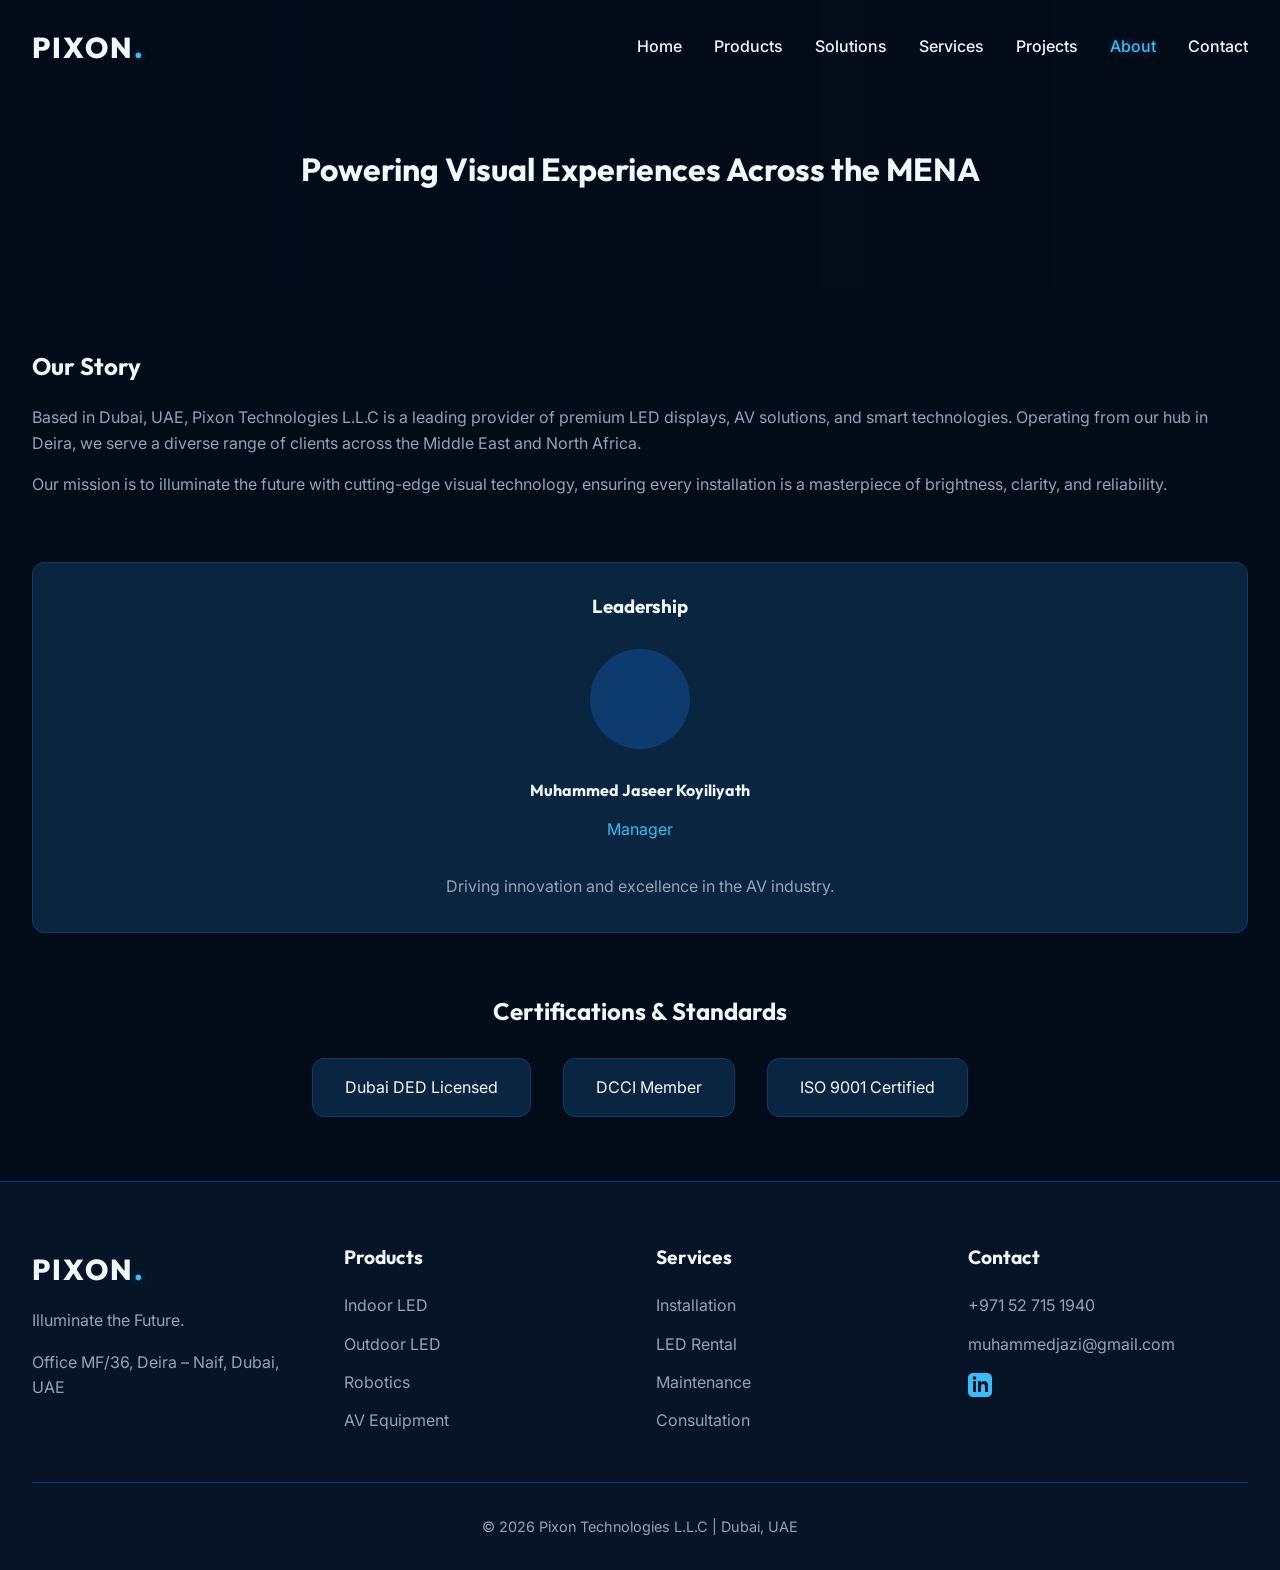
<file: about.html>
<!DOCTYPE html>
<html lang="en">
<head>
  <meta charset="UTF-8">
  <title>About Us | Pixon Technologies</title>
  <link rel="stylesheet" href="css/main.css">
  <link rel="stylesheet" href="css/components.css">
  <link rel="stylesheet" href="css/animations.css">
</head>
<body>

  <nav class="navbar scrolled" id="navbar">
    <div class="container nav-container">
      <a href="index.html" class="logo">PIXON<span class="dot">.</span></a>
      <button class="mobile-menu-btn" id="mobile-menu-btn">
        <span></span><span></span><span></span>
      </button>
      <div class="nav-links">
        <a href="index.html">Home</a>
        <a href="products.html">Products</a>
        <a href="solutions.html">Solutions</a>
        <a href="services.html">Services</a>
        <a href="projects.html">Projects</a>
        <a href="about.html" class="active">About</a>
        <a href="contact.html">Contact</a>
      </div>
    </div>
  </nav>

  <header style="background: linear-gradient(to right, var(--bg-primary), rgba(2,11,24,0.5)), url('https://digitaluniq.com/wp-content/uploads/2023/12/indoor-led-display.jpg') center/cover; padding: 150px 0 100px; text-align: center;">
    <div class="container reveal">
      <h1>Powering Visual Experiences Across the MENA</h1>
    </div>
  </header>

  <section class="container">
    <div style="display: grid; grid-template-columns: 1fr; gap: 4rem; align-items: center; padding: 4rem 0;">
      <div class="reveal">
        <h2 class="mb-3">Our Story</h2>
        <p class="text-muted mb-2">Based in Dubai, UAE, Pixon Technologies L.L.C is a leading provider of premium LED displays, AV solutions, and smart technologies. Operating from our hub in Deira, we serve a diverse range of clients across the Middle East and North Africa.</p>
        <p class="text-muted">Our mission is to illuminate the future with cutting-edge visual technology, ensuring every installation is a masterpiece of brightness, clarity, and reliability.</p>
      </div>
      <div class="reveal product-card" style="text-align: center;">
        <h3 class="mb-2">Leadership</h3>
        <div style="width: 100px; height: 100px; border-radius: 50%; background: var(--border-accent); margin: 0 auto 1rem;"></div>
        <h4>Muhammed Jaseer Koyiliyath</h4>
        <p class="text-blue mb-2">Manager</p>
        <p class="text-muted text-sm">Driving innovation and excellence in the AV industry.</p>
      </div>
    </div>
  </section>

  <section class="container" style="padding-bottom: 4rem;">
    <h2 class="text-center mb-4 reveal">Certifications & Standards</h2>
    <div style="display: flex; justify-content: center; gap: 2rem; flex-wrap: wrap;" class="reveal">
      <div class="product-card" style="padding: 1rem 2rem;">Dubai DED Licensed</div>
      <div class="product-card" style="padding: 1rem 2rem;">DCCI Member</div>
      <div class="product-card" style="padding: 1rem 2rem;">ISO 9001 Certified</div>
    </div>
  </section>

  <!-- Footer -->
  <footer class="footer">
    <div class="container">
      <div class="footer-grid">
        <div class="footer-col">
          <a href="index.html" class="logo mb-2" style="display: block;">PIXON<span class="dot">.</span></a>
          <p class="text-muted mb-2">Illuminate the Future.</p>
          <p class="text-muted text-sm">Office MF/36, Deira – Naif, Dubai, UAE</p>
        </div>
        <div class="footer-col">
          <h4>Products</h4>
          <ul>
            <li><a href="products.html">Indoor LED</a></li>
            <li><a href="products.html">Outdoor LED</a></li>
            <li><a href="products.html">Robotics</a></li>
            <li><a href="products.html">AV Equipment</a></li>
          </ul>
        </div>
        <div class="footer-col">
          <h4>Services</h4>
          <ul>
            <li><a href="services.html">Installation</a></li>
            <li><a href="services.html">LED Rental</a></li>
            <li><a href="services.html">Maintenance</a></li>
            <li><a href="services.html">Consultation</a></li>
          </ul>
        </div>
        <div class="footer-col">
          <h4>Contact</h4>
          <ul>
            <li><a href="tel:+971527151940">+971 52 715 1940</a></li>
            <li><a href="mailto:muhammedjazi@gmail.com">muhammedjazi@gmail.com</a></li>
          </ul>
          <div style="display: flex; gap: 1rem; margin-top: 1rem;">
            <a href="#" style="color: var(--blue-light);"><svg width="24" height="24" fill="currentColor" viewBox="0 0 24 24"><path d="M19 0h-14c-2.761 0-5 2.239-5 5v14c0 2.761 2.239 5 5 5h14c2.762 0 5-2.239 5-5v-14c0-2.761-2.238-5-5-5zm-11 19h-3v-11h3v11zm-1.5-12.268c-.966 0-1.75-.79-1.75-1.764s.784-1.764 1.75-1.764 1.75.79 1.75 1.764-.783 1.764-1.75 1.764zm13.5 12.268h-3v-5.604c0-3.368-4-3.113-4 0v5.604h-3v-11h3v1.765c1.396-2.586 7-2.777 7 2.476v6.759z"/></svg></a>
          </div>
        </div>
      </div>
      <div class="footer-bottom">
        &copy; 2026 Pixon Technologies L.L.C | Dubai, UAE
      </div>
    </div>
  </footer>

  <script src="js/animations.js"></script>
  <script src="js/main.js"></script>
</body>
</html>
</file>
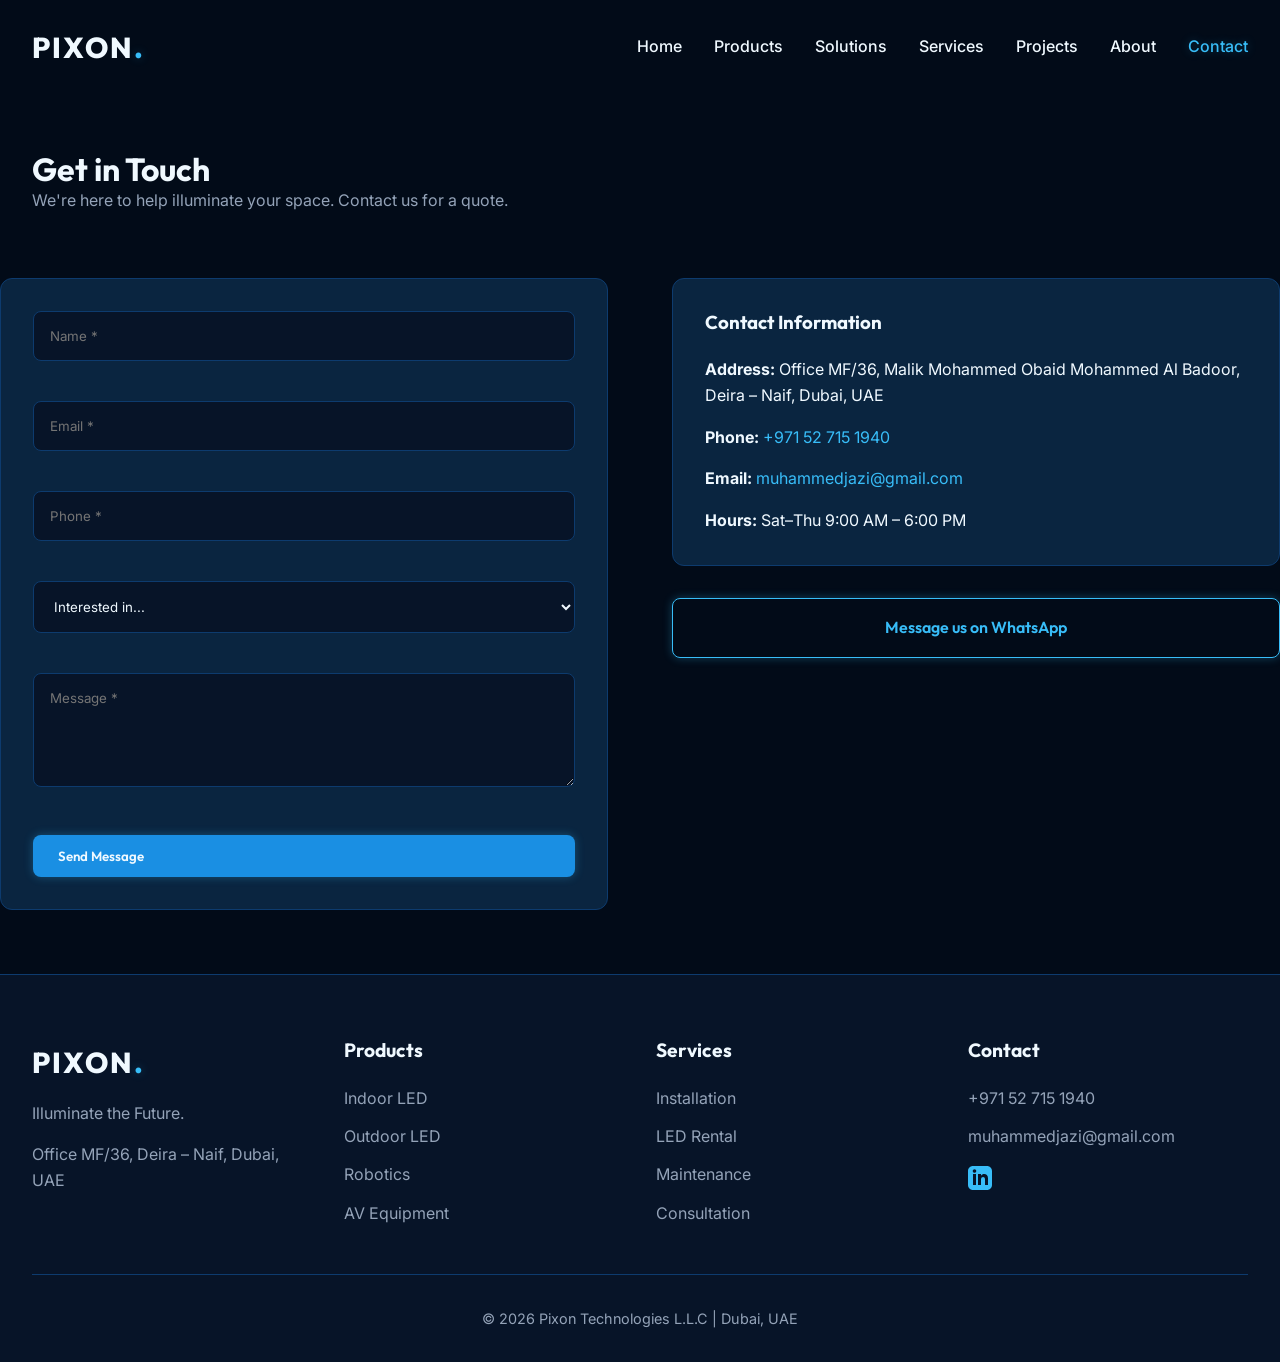
<file: contact.html>
<!DOCTYPE html>
<html lang="en">
<head>
  <meta charset="UTF-8">
  <title>Contact Us | Pixon Technologies</title>
  <link rel="stylesheet" href="css/main.css">
  <link rel="stylesheet" href="css/components.css">
  <link rel="stylesheet" href="css/animations.css">
  <style>
    .contact-grid {
      display: grid;
      grid-template-columns: 1fr;
      gap: 4rem;
      padding: 4rem 0;
    }
    @media(min-width: 992px) { .contact-grid { grid-template-columns: 1fr 1fr; } }
    
    .form-group {
      margin-bottom: 1.5rem;
    }
    .form-control {
      width: 100%;
      padding: 1rem;
      background: var(--bg-secondary);
      border: 1px solid var(--border-accent);
      border-radius: var(--radius-sm);
      color: var(--text-primary);
      font-family: var(--font-body);
      transition: var(--transition);
    }
    .form-control:focus {
      outline: none;
      border-color: var(--blue-light);
      box-shadow: var(--glow-sm);
    }
    .info-card {
      background: var(--bg-card);
      padding: 2rem;
      border-radius: var(--radius-md);
      border: 1px solid var(--border-accent);
      margin-bottom: 2rem;
    }
  </style>
</head>
<body>

  <nav class="navbar scrolled" id="navbar">
    <div class="container nav-container">
      <a href="index.html" class="logo">PIXON<span class="dot">.</span></a>
      <button class="mobile-menu-btn" id="mobile-menu-btn">
        <span></span><span></span><span></span>
      </button>
      <div class="nav-links">
        <a href="index.html">Home</a>
        <a href="products.html">Products</a>
        <a href="solutions.html">Solutions</a>
        <a href="services.html">Services</a>
        <a href="projects.html">Projects</a>
        <a href="about.html">About</a>
        <a href="contact.html" class="active">Contact</a>
      </div>
    </div>
  </nav>

  <header class="container" style="padding-top: 150px;">
    <h1 class="reveal">Get in Touch</h1>
    <p class="text-muted reveal">We're here to help illuminate your space. Contact us for a quote.</p>
  </header>

  <section class="container contact-grid">
    <div class="reveal">
      <form class="product-card">
        <div class="form-group">
          <input type="text" class="form-control" placeholder="Name *" required>
        </div>
        <div class="form-group">
          <input type="email" class="form-control" placeholder="Email *" required>
        </div>
        <div class="form-group">
          <input type="tel" class="form-control" placeholder="Phone *" required>
        </div>
        <div class="form-group">
          <select class="form-control">
            <option>Interested in...</option>
            <option>Indoor LED</option>
            <option>Outdoor LED</option>
            <option>Rental Services</option>
          </select>
        </div>
        <div class="form-group">
          <textarea class="form-control" rows="5" placeholder="Message *" required></textarea>
        </div>
        <button type="submit" class="btn btn-primary" style="width: 100%;">Send Message</button>
      </form>
    </div>
    <div class="reveal">
      <div class="info-card">
        <h3 class="mb-3">Contact Information</h3>
        <p class="mb-2"><strong>Address:</strong> Office MF/36, Malik Mohammed Obaid Mohammed Al Badoor, Deira – Naif, Dubai, UAE</p>
        <p class="mb-2"><strong>Phone:</strong> <a href="tel:+971527151940" class="text-blue">+971 52 715 1940</a></p>
        <p class="mb-2"><strong>Email:</strong> <a href="mailto:muhammedjazi@gmail.com" class="text-blue">muhammedjazi@gmail.com</a></p>
        <p><strong>Hours:</strong> Sat–Thu 9:00 AM – 6:00 PM</p>
      </div>
      <a href="#" class="btn btn-whatsapp" style="display: block; text-align: center; padding: 1rem;">
        Message us on WhatsApp
      </a>
    </div>
  </section>

  <!-- Footer -->
  <footer class="footer">
    <div class="container">
      <div class="footer-grid">
        <div class="footer-col">
          <a href="index.html" class="logo mb-2" style="display: block;">PIXON<span class="dot">.</span></a>
          <p class="text-muted mb-2">Illuminate the Future.</p>
          <p class="text-muted text-sm">Office MF/36, Deira – Naif, Dubai, UAE</p>
        </div>
        <div class="footer-col">
          <h4>Products</h4>
          <ul>
            <li><a href="products.html">Indoor LED</a></li>
            <li><a href="products.html">Outdoor LED</a></li>
            <li><a href="products.html">Robotics</a></li>
            <li><a href="products.html">AV Equipment</a></li>
          </ul>
        </div>
        <div class="footer-col">
          <h4>Services</h4>
          <ul>
            <li><a href="services.html">Installation</a></li>
            <li><a href="services.html">LED Rental</a></li>
            <li><a href="services.html">Maintenance</a></li>
            <li><a href="services.html">Consultation</a></li>
          </ul>
        </div>
        <div class="footer-col">
          <h4>Contact</h4>
          <ul>
            <li><a href="tel:+971527151940">+971 52 715 1940</a></li>
            <li><a href="mailto:muhammedjazi@gmail.com">muhammedjazi@gmail.com</a></li>
          </ul>
          <div style="display: flex; gap: 1rem; margin-top: 1rem;">
            <a href="#" style="color: var(--blue-light);"><svg width="24" height="24" fill="currentColor" viewBox="0 0 24 24"><path d="M19 0h-14c-2.761 0-5 2.239-5 5v14c0 2.761 2.239 5 5 5h14c2.762 0 5-2.239 5-5v-14c0-2.761-2.238-5-5-5zm-11 19h-3v-11h3v11zm-1.5-12.268c-.966 0-1.75-.79-1.75-1.764s.784-1.764 1.75-1.764 1.75.79 1.75 1.764-.783 1.764-1.75 1.764zm13.5 12.268h-3v-5.604c0-3.368-4-3.113-4 0v5.604h-3v-11h3v1.765c1.396-2.586 7-2.777 7 2.476v6.759z"/></svg></a>
          </div>
        </div>
      </div>
      <div class="footer-bottom">
        &copy; 2026 Pixon Technologies L.L.C | Dubai, UAE
      </div>
    </div>
  </footer>

  <script src="js/animations.js"></script>
  <script src="js/main.js"></script>
</body>
</html>
</file>
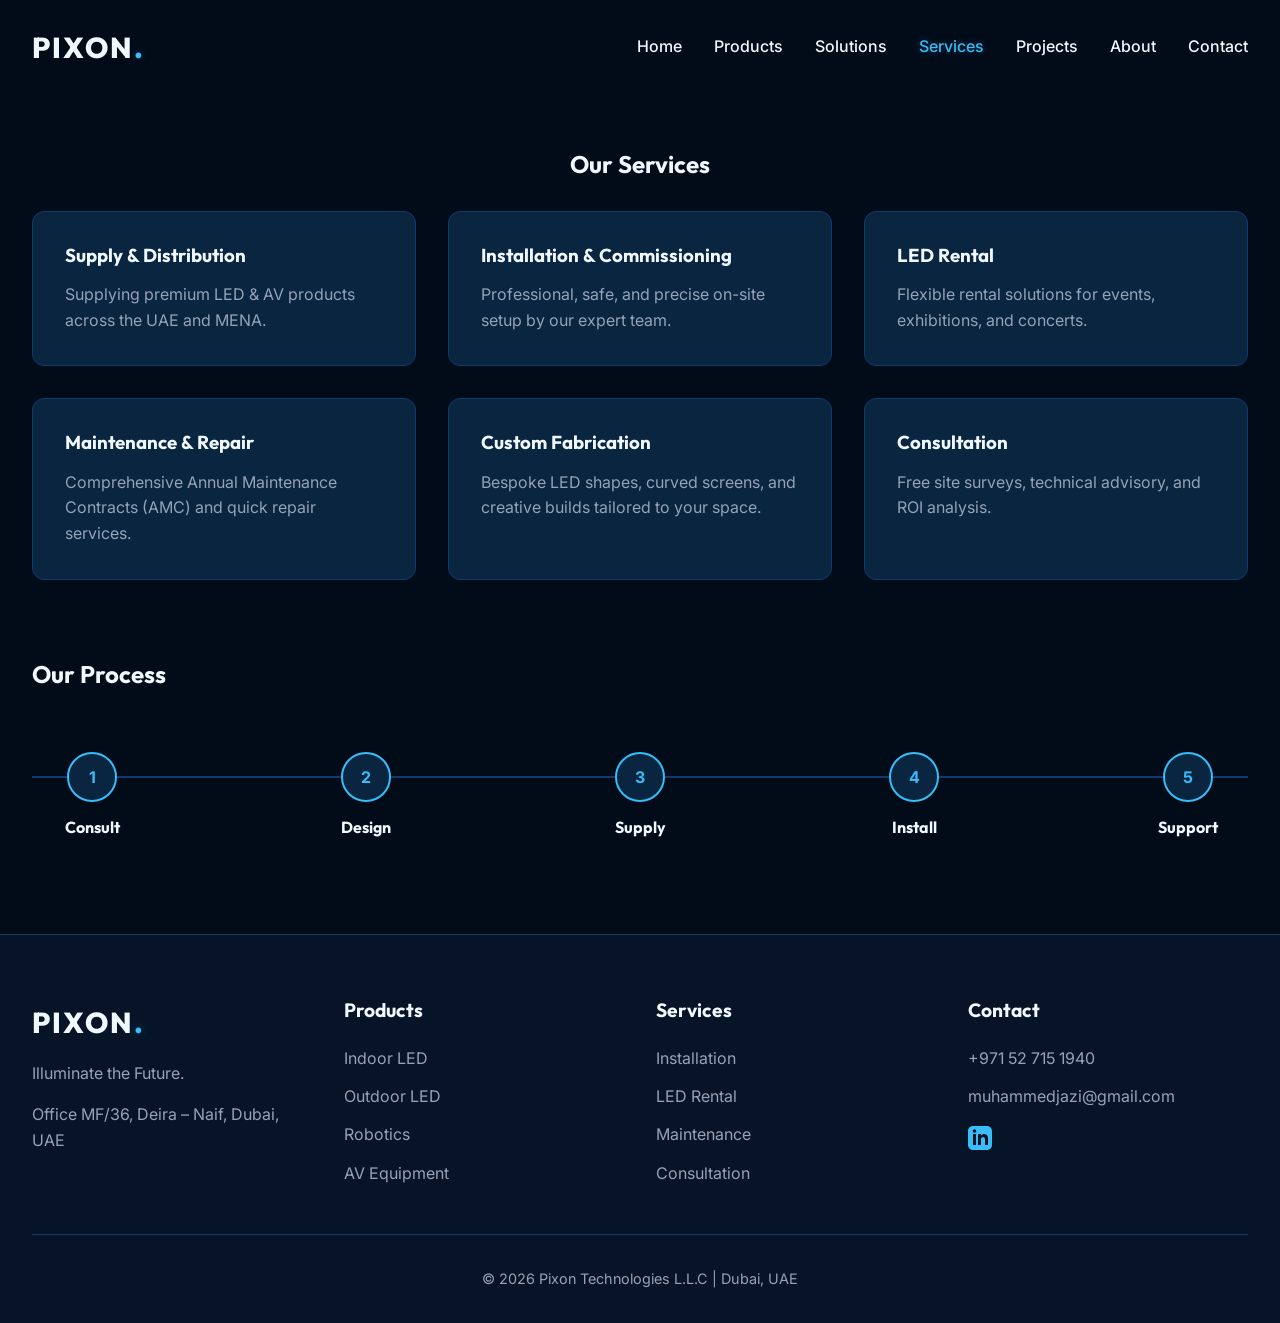
<file: services.html>
<!DOCTYPE html>
<html lang="en">
<head>
  <meta charset="UTF-8">
  <title>Services | Pixon Technologies</title>
  <link rel="stylesheet" href="css/main.css">
  <link rel="stylesheet" href="css/components.css">
  <link rel="stylesheet" href="css/animations.css">
  <style>
    .service-grid {
      display: grid;
      grid-template-columns: 1fr;
      gap: 2rem;
    }
    @media(min-width: 768px) { .service-grid { grid-template-columns: repeat(2, 1fr); } }
    @media(min-width: 1024px) { .service-grid { grid-template-columns: repeat(3, 1fr); } }
    
    .timeline {
      display: flex;
      justify-content: space-between;
      align-items: center;
      position: relative;
      margin: 4rem 0;
      overflow-x: auto;
      padding-bottom: 2rem;
    }
    .timeline::before {
      content: '';
      position: absolute;
      top: 24px;
      left: 0;
      width: 100%;
      height: 2px;
      background: var(--border-accent);
      z-index: 1;
    }
    .timeline-step {
      position: relative;
      z-index: 2;
      text-align: center;
      min-width: 120px;
    }
    .timeline-dot {
      width: 50px;
      height: 50px;
      border-radius: 50%;
      background: var(--bg-card);
      border: 2px solid var(--blue-light);
      margin: 0 auto 1rem;
      display: grid;
      place-items: center;
      color: var(--blue-light);
      font-weight: bold;
    }
  </style>
</head>
<body>

  <nav class="navbar scrolled" id="navbar">
    <div class="container nav-container">
      <a href="index.html" class="logo">PIXON<span class="dot">.</span></a>
      <button class="mobile-menu-btn" id="mobile-menu-btn">
        <span></span><span></span><span></span>
      </button>
      <div class="nav-links">
        <a href="index.html">Home</a>
        <a href="products.html">Products</a>
        <a href="solutions.html">Solutions</a>
        <a href="services.html" class="active">Services</a>
        <a href="projects.html">Projects</a>
        <a href="about.html">About</a>
        <a href="contact.html">Contact</a>
      </div>
    </div>
  </nav>

  <section class="container" style="padding-top: 150px;">
    <h1 class="reveal text-center mb-4">Our Services</h1>
    <div class="service-grid">
      <div class="product-card reveal">
        <h3>Supply & Distribution</h3>
        <p class="text-muted">Supplying premium LED & AV products across the UAE and MENA.</p>
      </div>
      <div class="product-card reveal">
        <h3>Installation & Commissioning</h3>
        <p class="text-muted">Professional, safe, and precise on-site setup by our expert team.</p>
      </div>
      <div class="product-card reveal">
        <h3>LED Rental</h3>
        <p class="text-muted">Flexible rental solutions for events, exhibitions, and concerts.</p>
      </div>
      <div class="product-card reveal">
        <h3>Maintenance & Repair</h3>
        <p class="text-muted">Comprehensive Annual Maintenance Contracts (AMC) and quick repair services.</p>
      </div>
      <div class="product-card reveal">
        <h3>Custom Fabrication</h3>
        <p class="text-muted">Bespoke LED shapes, curved screens, and creative builds tailored to your space.</p>
      </div>
      <div class="product-card reveal">
        <h3>Consultation</h3>
        <p class="text-muted">Free site surveys, technical advisory, and ROI analysis.</p>
      </div>
    </div>

    <h2 class="reveal mt-5 mb-4" style="margin-top: 5rem;">Our Process</h2>
    <div class="timeline reveal">
      <div class="timeline-step">
        <div class="timeline-dot">1</div>
        <h4>Consult</h4>
      </div>
      <div class="timeline-step">
        <div class="timeline-dot">2</div>
        <h4>Design</h4>
      </div>
      <div class="timeline-step">
        <div class="timeline-dot">3</div>
        <h4>Supply</h4>
      </div>
      <div class="timeline-step">
        <div class="timeline-dot">4</div>
        <h4>Install</h4>
      </div>
      <div class="timeline-step">
        <div class="timeline-dot">5</div>
        <h4>Support</h4>
      </div>
    </div>
  </section>

  <!-- Footer -->
  <footer class="footer">
    <div class="container">
      <div class="footer-grid">
        <div class="footer-col">
          <a href="index.html" class="logo mb-2" style="display: block;">PIXON<span class="dot">.</span></a>
          <p class="text-muted mb-2">Illuminate the Future.</p>
          <p class="text-muted text-sm">Office MF/36, Deira – Naif, Dubai, UAE</p>
        </div>
        <div class="footer-col">
          <h4>Products</h4>
          <ul>
            <li><a href="products.html">Indoor LED</a></li>
            <li><a href="products.html">Outdoor LED</a></li>
            <li><a href="products.html">Robotics</a></li>
            <li><a href="products.html">AV Equipment</a></li>
          </ul>
        </div>
        <div class="footer-col">
          <h4>Services</h4>
          <ul>
            <li><a href="services.html">Installation</a></li>
            <li><a href="services.html">LED Rental</a></li>
            <li><a href="services.html">Maintenance</a></li>
            <li><a href="services.html">Consultation</a></li>
          </ul>
        </div>
        <div class="footer-col">
          <h4>Contact</h4>
          <ul>
            <li><a href="tel:+971527151940">+971 52 715 1940</a></li>
            <li><a href="mailto:muhammedjazi@gmail.com">muhammedjazi@gmail.com</a></li>
          </ul>
          <div style="display: flex; gap: 1rem; margin-top: 1rem;">
            <a href="#" style="color: var(--blue-light);"><svg width="24" height="24" fill="currentColor" viewBox="0 0 24 24"><path d="M19 0h-14c-2.761 0-5 2.239-5 5v14c0 2.761 2.239 5 5 5h14c2.762 0 5-2.239 5-5v-14c0-2.761-2.238-5-5-5zm-11 19h-3v-11h3v11zm-1.5-12.268c-.966 0-1.75-.79-1.75-1.764s.784-1.764 1.75-1.764 1.75.79 1.75 1.764-.783 1.764-1.75 1.764zm13.5 12.268h-3v-5.604c0-3.368-4-3.113-4 0v5.604h-3v-11h3v1.765c1.396-2.586 7-2.777 7 2.476v6.759z"/></svg></a>
          </div>
        </div>
      </div>
      <div class="footer-bottom">
        &copy; 2026 Pixon Technologies L.L.C | Dubai, UAE
      </div>
    </div>
  </footer>

  <script src="js/animations.js"></script>
  <script src="js/main.js"></script>
</body>
</html>
</file>
<file: css/main.css>
@import url('https://fonts.googleapis.com/css2?family=Inter:wght@300;400;500;600&family=JetBrains+Mono:wght@400;700&family=Outfit:wght@400;600;700;800&display=swap');

:root {
  --bg-primary: #020B18;
  --bg-secondary: #071428;
  --bg-card: #0A2540;
  --border-accent: #0D3B6E;
  --blue-primary: #1A8FE3;
  --blue-light: #38BDF8;
  --blue-ice: #BAE6FD;
  --text-primary: #F0F9FF;
  --text-secondary: #94A3B8;
  --glow-sm: 0 0 10px rgba(56, 189, 248, 0.3);
  --glow-md: 0 0 25px rgba(56, 189, 248, 0.5);
  --glow-lg: 0 0 50px rgba(56, 189, 248, 0.7);
  --font-display: 'Outfit', sans-serif;
  --font-body: 'Inter', sans-serif;
  --font-mono: 'JetBrains Mono', monospace;
  --radius-sm: 8px;
  --radius-md: 12px;
  --radius-lg: 20px;
  --transition: all 0.3s cubic-bezier(0.4, 0, 0.2, 1);
}

/* Reset */
*, *::before, *::after {
  box-sizing: border-box;
  margin: 0;
  padding: 0;
}

html, body {
  background-color: var(--bg-primary);
  color: var(--text-primary);
  font-family: var(--font-body);
  line-height: 1.6;
  overflow-x: hidden;
}

h1, h2, h3, h4, h5, h6 {
  font-family: var(--font-display);
  font-weight: 700;
  line-height: 1.2;
}

a {
  color: var(--text-primary);
  text-decoration: none;
  transition: var(--transition);
}

ul {
  list-style: none;
}

img {
  max-width: 100%;
  display: block;
}

.container {
  width: 100%;
  max-width: 1400px;
  margin: 0 auto;
  padding: 0 1rem;
}
@media (min-width: 768px) {
  .container {
    padding: 0 2rem;
  }
}

section {
  padding: 5rem 0;
}

/* Typography Utilities */
.text-center { text-align: center; }
.text-blue { color: var(--blue-light); }
.text-muted { color: var(--text-secondary); }

@media (prefers-reduced-motion: reduce) {
  *, *::before, *::after {
    animation-duration: 0.01ms !important;
    animation-iteration-count: 1 !important;
    transition-duration: 0.01ms !important;
    scroll-behavior: auto !important;
  }
}
</file>
<file: css/components.css>
/* Navigation */
.navbar {
  position: fixed;
  top: 0;
  left: 0;
  width: 100%;
  padding: 1.5rem 0;
  z-index: 1000;
  transition: var(--transition);
  background: transparent;
}
.navbar.scrolled {
  background: rgba(7, 20, 40, 0.95);
  backdrop-filter: blur(20px);
  -webkit-backdrop-filter: blur(20px);
  padding: 1rem 0;
  border-bottom: 1px solid rgba(13, 59, 110, 0.5);
}
.nav-container {
  display: flex;
  justify-content: space-between;
  align-items: center;
  flex-wrap: wrap;
}
.logo {
  font-family: var(--font-display);
  font-weight: 800;
  font-size: 1.8rem;
  color: var(--text-primary);
  letter-spacing: 2px;
}
.logo .dot {
  color: var(--blue-light);
  text-shadow: var(--glow-sm);
}

/* Hamburger button */
.mobile-menu-btn {
  display: none;
  background: none;
  border: none;
  cursor: pointer;
  padding: 0.5rem;
}
.mobile-menu-btn span {
  display: block;
  width: 25px;
  height: 2px;
  background-color: var(--text-primary);
  margin: 5px 0;
  transition: var(--transition);
}

.nav-links {
  display: flex;
  gap: 2rem;
}
.nav-links a {
  font-weight: 500;
  font-size: 1rem;
}
.nav-links a:hover, .nav-links a.active {
  color: var(--blue-light);
  text-shadow: var(--glow-sm);
}
.nav-actions {
  display: flex;
  gap: 1.5rem;
  align-items: center;
}

@media (max-width: 991px) {
  .mobile-menu-btn {
    display: block;
  }
  .nav-links, .nav-actions {
    display: none;
    width: 100%;
    flex-direction: column;
    padding: 1rem 0;
    gap: 1rem;
    text-align: center;
  }
  .navbar.nav-open {
    background: var(--bg-secondary);
  }
  .navbar.nav-open .nav-links,
  .navbar.nav-open .nav-actions {
    display: flex;
  }

  /* Non-sticky header on mobile for all pages */
  .navbar {
    position: absolute !important;
  }
}


/* Buttons */
.btn {
  display: inline-flex;
  align-items: center;
  gap: 0.5rem;
  padding: 0.75rem 1.5rem;
  border-radius: var(--radius-sm);
  font-family: var(--font-display);
  font-weight: 600;
  text-align: center;
  cursor: pointer;
  transition: var(--transition);
  border: 1px solid transparent;
}
.btn-primary {
  background-color: var(--blue-primary);
  color: var(--text-primary);
  box-shadow: var(--glow-sm);
}
.btn-primary:hover {
  background-color: var(--blue-light);
  box-shadow: var(--glow-md);
  transform: translateY(-2px);
}
.btn-outline {
  background: transparent;
  border: 1px solid var(--text-primary);
  color: var(--text-primary);
}
.btn-outline:hover {
  background: var(--text-primary);
  color: var(--bg-primary);
}
.btn-whatsapp {
  background: transparent;
  border: 1px solid var(--blue-light);
  color: var(--blue-light);
  box-shadow: var(--glow-sm);
}
.btn-whatsapp:hover {
  background: var(--blue-light);
  color: var(--bg-primary);
  box-shadow: var(--glow-md);
}

/* Cards */
.product-card {
  background: var(--bg-card);
  border: 1px solid var(--border-accent);
  border-radius: var(--radius-md);
  padding: 2rem;
  transition: var(--transition);
  position: relative;
  overflow: hidden;
  display: flex;
  flex-direction: column;
  gap: 1rem;
  transform-style: preserve-3d;
}
.product-card:hover {
  border-color: var(--blue-light);
  box-shadow: var(--glow-md), inset 0 0 30px rgba(56, 189, 248, 0.05);
  /* transform is handled by JS for 3D tilt, or fallback here */
}
.card-icon {
  width: 48px;
  height: 48px;
  margin-bottom: 1rem;
}

/* Footer */
.footer {
  background-color: var(--bg-secondary);
  border-top: 1px solid var(--border-accent);
  padding: 4rem 0 2rem;
}
.footer-grid {
  display: grid;
  grid-template-columns: repeat(1, 1fr);
  gap: 2rem;
  margin-bottom: 3rem;
}
@media (min-width: 768px) {
  .footer-grid { grid-template-columns: repeat(2, 1fr); }
}
@media (min-width: 1024px) {
  .footer-grid { grid-template-columns: repeat(4, 1fr); }
}
.footer-col h4 {
  font-size: 1.2rem;
  margin-bottom: 1.5rem;
  color: var(--text-primary);
}
.footer-col ul {
  display: flex;
  flex-direction: column;
  gap: 0.8rem;
}
.footer-col ul a {
  color: var(--text-secondary);
}
.footer-col ul a:hover {
  color: var(--blue-light);
}
.footer-bottom {
  text-align: center;
  padding-top: 2rem;
  border-top: 1px solid var(--border-accent);
  color: var(--text-secondary);
  font-size: 0.9rem;
}

/* Utilities */
.mb-1 { margin-bottom: 0.5rem; }
.mb-2 { margin-bottom: 1rem; }
.mb-3 { margin-bottom: 1.5rem; }
.mb-4 { margin-bottom: 2rem; }
</file>
<file: css/animations.css>
/* Scroll Reveal */
.reveal {
  opacity: 0;
  transform: translateY(40px);
  transition: all 0.7s cubic-bezier(0.4, 0, 0.2, 1);
}
.reveal.visible {
  opacity: 1;
  transform: translateY(0);
}

/* Infinite Marquee */
@keyframes marquee {
  from { transform: translateX(0); }
  to { transform: translateX(-50%); }
}
.marquee-container {
  overflow: hidden;
  white-space: nowrap;
  width: 100%;
}
.marquee-track {
  display: inline-flex;
  animation: marquee 25s linear infinite;
  gap: 4rem;
  align-items: center;
}
.marquee-track:hover {
  animation-play-state: paused;
}

/* Bounce */
@keyframes bounce {
  0%, 20%, 50%, 80%, 100% { transform: translateY(0); }
  40% { transform: translateY(-20px); }
  60% { transform: translateY(-10px); }
}
.bounce {
  animation: bounce 2s infinite;
}

/* Light Beams */
.beam-container {
  position: absolute;
  top: 0;
  left: 0;
  width: 100%;
  height: 100%;
  overflow: hidden;
  z-index: 0;
  pointer-events: none;
}
.beam {
  position: absolute;
  background: linear-gradient(90deg, transparent, rgba(56, 189, 248, 0.2), transparent);
  height: 1px;
  width: 200%;
  transform-origin: 0 50%;
}
.beam-1 {
  top: 20%;
  left: -50%;
  transform: rotate(15deg);
  animation: slideBeam 8s linear infinite;
}
.beam-2 {
  top: 60%;
  left: -50%;
  transform: rotate(-20deg);
  animation: slideBeam 12s linear infinite reverse;
}
.beam-3 {
  top: 80%;
  left: -20%;
  transform: rotate(10deg);
  animation: slideBeam 15s linear infinite;
}
@keyframes slideBeam {
  0% { transform: rotate(15deg) translateX(-50%); }
  100% { transform: rotate(15deg) translateX(50%); }
}
</file>
